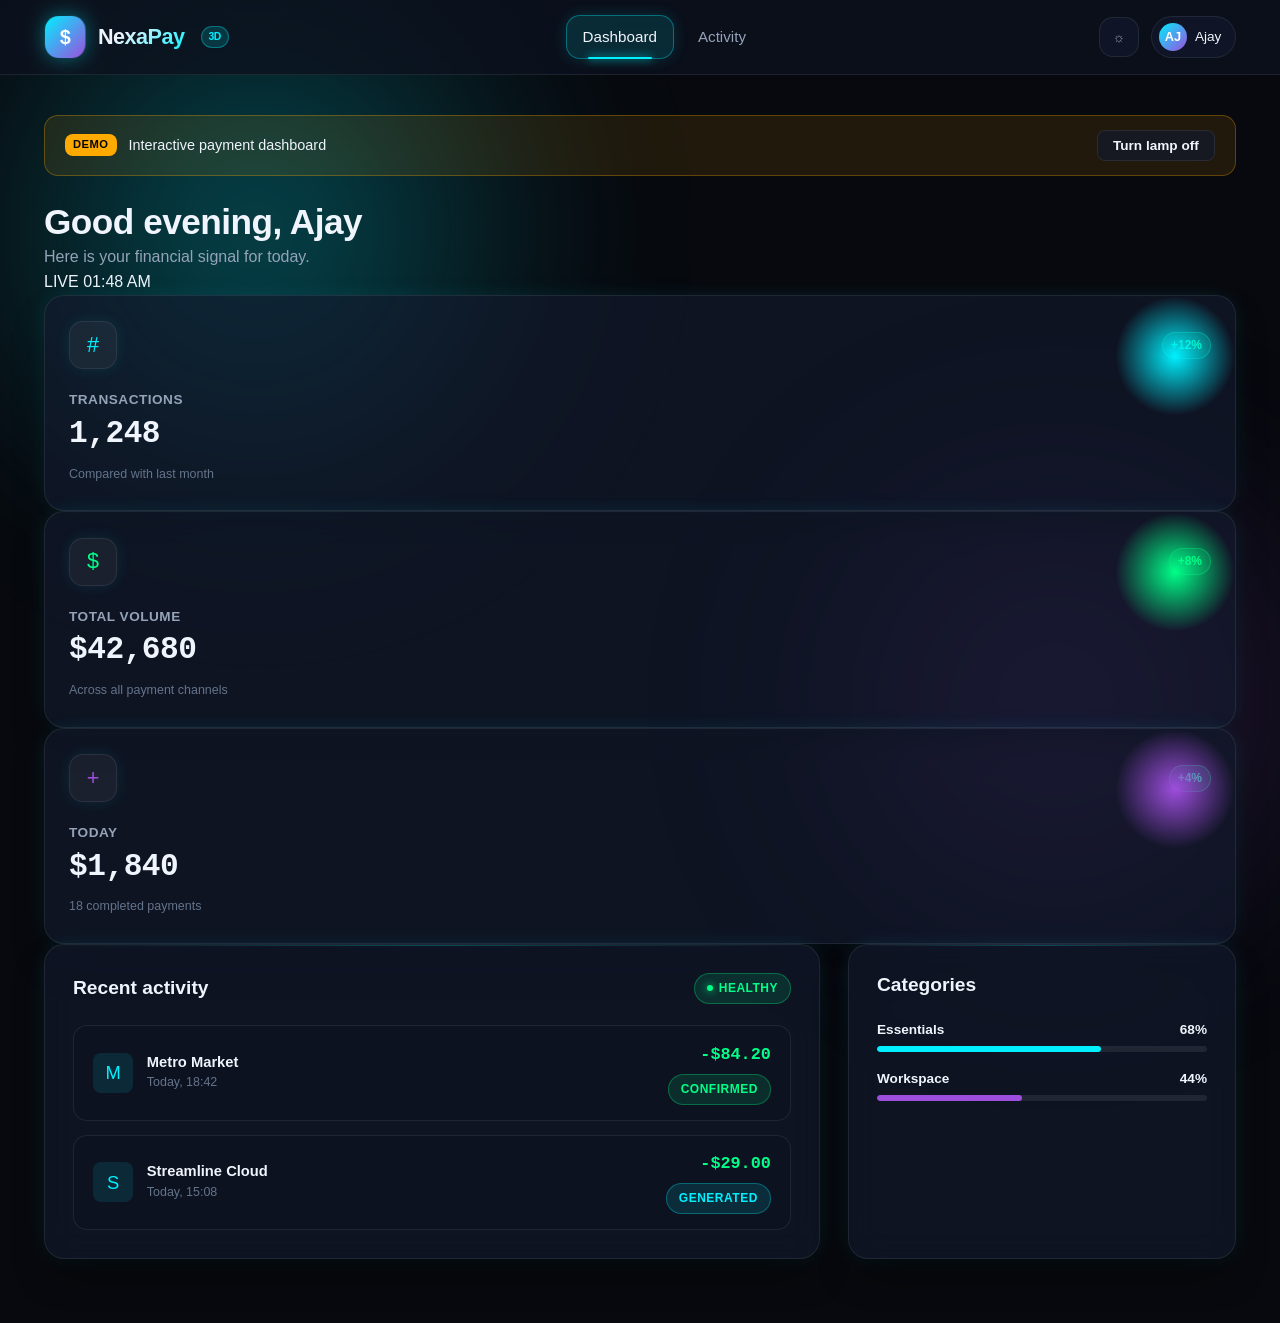
<file: crazy app/css/index.html>
<!doctype html>
<html lang="en">
<head>
  <meta charset="UTF-8">
  <meta name="viewport" content="width=device-width, initial-scale=1.0">
  <title>NexaPay Dashboard</title>
  <link rel="stylesheet" href="style.css">
</head>
<body class="lamp-is-on">
  <div class="bg-ambient-orb orb-1"></div>
  <div class="bg-ambient-orb orb-2"></div>

  <main class="app-container">
    <nav class="navbar">
      <div class="container nav-inner">
        <a class="brand-logo" href="#"><span class="logo-icon">$</span><span class="brand-text">NexaPay</span><span class="badge-3d">3D</span></a>
        <div class="nav-links"><a class="nav-link active" href="#dashboard">Dashboard</a><a class="nav-link" href="#activity">Activity</a></div>
        <div class="nav-actions"><button class="icon-btn" id="theme-toggle" type="button">&#9788;</button><div class="user-badge-nav"><span class="avatar-img">AJ</span> Ajay</div></div>
      </div>
    </nav>

    <section class="main-content" id="dashboard">
      <div class="container">
        <div class="demo-banner"><div class="demo-banner-content"><span class="demo-tag">DEMO</span><span>Interactive payment dashboard</span></div><button class="btn btn-sm btn-secondary" id="lamp-toggle" type="button">Turn lamp off</button></div>
        <header class="dash-header"><div class="dash-welcome"><h1>Good evening, Ajay</h1><p>Here is your financial signal for today.</p></div><div class="live-clock-pill">LIVE <span id="clock"></span></div></header>

        <div class="stats-grid-6">
          <article class="stat-card-3d card-total-txns"><div class="stat-card-top"><div class="stat-icon-wrapper">#</div><span class="stat-badge-trend">+12%</span></div><div class="stat-card-title">Transactions</div><div class="stat-card-value">1,248</div><div class="stat-card-footer">Compared with last month</div></article>
          <article class="stat-card-3d card-total-amt"><div class="stat-card-top"><div class="stat-icon-wrapper">$</div><span class="stat-badge-trend">+8%</span></div><div class="stat-card-title">Total volume</div><div class="stat-card-value">$42,680</div><div class="stat-card-footer">Across all payment channels</div></article>
          <article class="stat-card-3d card-today"><div class="stat-card-top"><div class="stat-icon-wrapper">+</div><span class="stat-badge-trend">+4%</span></div><div class="stat-card-title">Today</div><div class="stat-card-value">$1,840</div><div class="stat-card-footer">18 completed payments</div></article>
        </div>

        <div class="dash-split-section" id="activity">
          <section class="card-glass"><div class="dash-panel-header"><h3>Recent activity</h3><span class="badge badge-confirmed"><span class="status-dot"></span> Healthy</span></div><div class="recent-txns-list"><div class="recent-txn-item"><div class="txn-left"><div class="txn-cat-badge">M</div><div class="txn-info"><h4>Metro Market</h4><p>Today, 18:42</p></div></div><div class="txn-right"><div class="txn-amount">-$84.20</div><span class="badge badge-confirmed">Confirmed</span></div></div><div class="recent-txn-item"><div class="txn-left"><div class="txn-cat-badge">S</div><div class="txn-info"><h4>Streamline Cloud</h4><p>Today, 15:08</p></div></div><div class="txn-right"><div class="txn-amount">-$29.00</div><span class="badge badge-generated">Generated</span></div></div></div></section>
          <section class="card-glass"><div class="dash-panel-header"><h3>Categories</h3></div><div class="category-mini-bars"><div class="cat-bar-item"><div class="cat-bar-label"><span>Essentials</span><span>68%</span></div><div class="cat-progress-track"><div class="cat-progress-fill" style="width:68%;background:var(--neon-cyan)"></div></div></div><div class="cat-bar-item"><div class="cat-bar-label"><span>Workspace</span><span>44%</span></div><div class="cat-progress-track"><div class="cat-progress-fill" style="width:44%;background:var(--neon-purple)"></div></div></div></div></section>
        </div>
      </div>
    </section>
  </main>

  <script>
    const clock = document.getElementById('clock');
    const lampToggle = document.getElementById('lamp-toggle');
    const themeToggle = document.getElementById('theme-toggle');
    function updateClock() { clock.textContent = new Date().toLocaleTimeString([], { hour: '2-digit', minute: '2-digit' }); }
    updateClock();
    setInterval(updateClock, 1000);
    lampToggle.addEventListener('click', () => { const on = document.body.classList.toggle('lamp-is-on'); document.body.classList.toggle('lamp-is-off', !on); lampToggle.textContent = on ? 'Turn lamp off' : 'Turn lamp on'; });
    themeToggle.addEventListener('click', () => document.documentElement.toggleAttribute('data-theme'));
  </script>
</body>
</html>
</file>
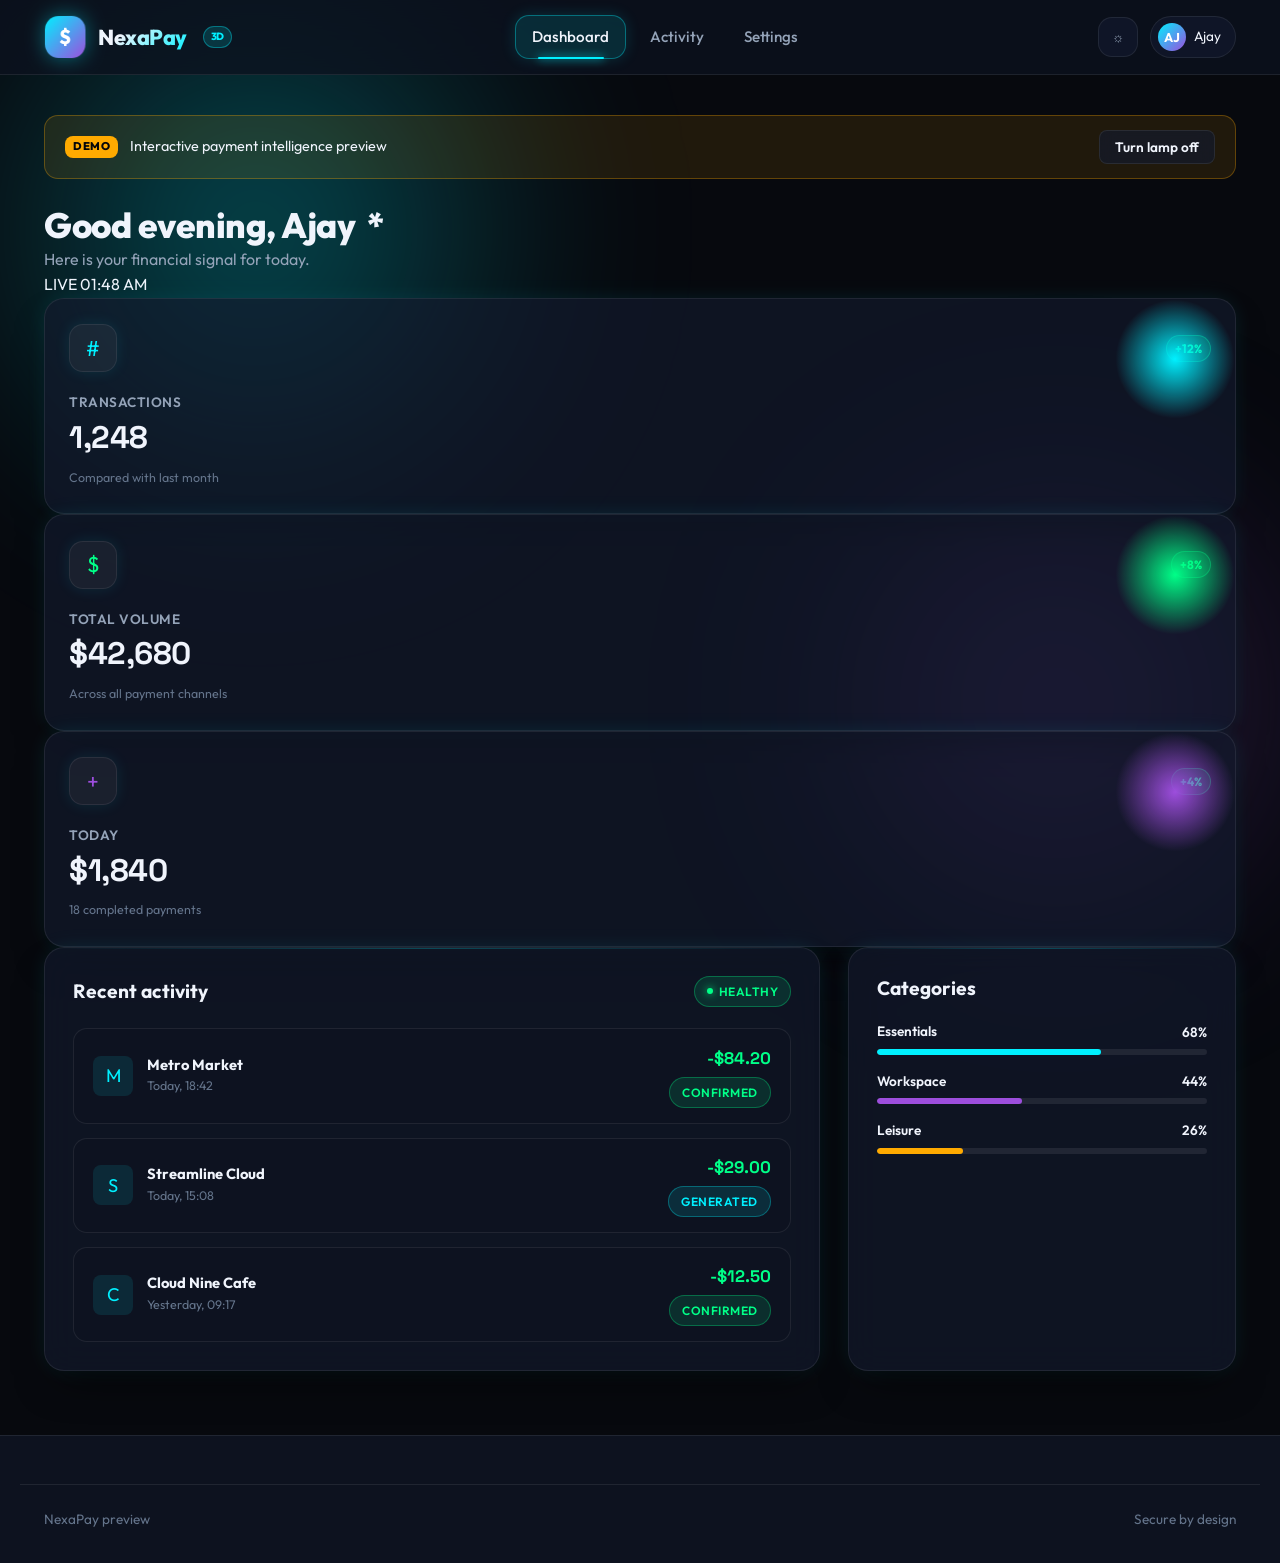
<file: crazy app/preview.html>
<!doctype html>
<html lang="en">
<head>
  <meta charset="utf-8">
  <meta name="viewport" content="width=device-width, initial-scale=1">
  <title>Cyber Fintech Preview</title>
  <link rel="preconnect" href="https://fonts.googleapis.com">
  <link rel="preconnect" href="https://fonts.gstatic.com" crossorigin>
  <link href="https://fonts.googleapis.com/css2?family=Outfit:wght@400;500;600;700;800&family=Space+Grotesk:wght@500;600;700&display=swap" rel="stylesheet">
  <link rel="stylesheet" href="css/style.css">
</head>
<body class="lamp-is-on">
  <div class="bg-ambient-orb orb-1"></div>
  <div class="bg-ambient-orb orb-2"></div>
  <main class="app-container">
    <nav class="navbar">
      <div class="container nav-inner">
        <a class="brand-logo" href="#">
          <span class="logo-icon">$</span>
          <span class="brand-text">NexaPay</span>
          <span class="badge-3d">3D</span>
        </a>
        <div class="nav-links">
          <a class="nav-link active" href="#dashboard">Dashboard</a>
          <a class="nav-link" href="#activity">Activity</a>
          <a class="nav-link" href="#settings">Settings</a>
        </div>
        <div class="nav-actions">
          <button class="icon-btn" id="theme-toggle" aria-label="Toggle theme">&#9788;</button>
          <div class="user-badge-nav"><span class="avatar-img">AJ</span> Ajay</div>
        </div>
      </div>
    </nav>

    <section class="main-content" id="dashboard">
      <div class="container">
        <div class="demo-banner">
          <div class="demo-banner-content"><span class="demo-tag">DEMO</span><span>Interactive payment intelligence preview</span></div>
          <button class="btn btn-sm btn-secondary" id="lamp-toggle">Turn lamp off</button>
        </div>

        <header class="dash-header">
          <div class="dash-welcome">
            <h1>Good evening, Ajay <span aria-hidden="true">*</span></h1>
            <p>Here is your financial signal for today.</p>
          </div>
          <div class="dash-header-actions"><div class="live-clock-pill">LIVE <span id="clock"></span></div></div>
        </header>

        <div class="stats-grid-6">
          <article class="stat-card-3d card-total-txns"><div class="stat-card-top"><div class="stat-icon-wrapper">#</div><span class="stat-badge-trend">+12%</span></div><div class="stat-card-title">Transactions</div><div class="stat-card-value">1,248</div><div class="stat-card-footer">Compared with last month</div></article>
          <article class="stat-card-3d card-total-amt"><div class="stat-card-top"><div class="stat-icon-wrapper">$</div><span class="stat-badge-trend">+8%</span></div><div class="stat-card-title">Total volume</div><div class="stat-card-value">$42,680</div><div class="stat-card-footer">Across all payment channels</div></article>
          <article class="stat-card-3d card-today"><div class="stat-card-top"><div class="stat-icon-wrapper">+</div><span class="stat-badge-trend">+4%</span></div><div class="stat-card-title">Today</div><div class="stat-card-value">$1,840</div><div class="stat-card-footer">18 completed payments</div></article>
        </div>

        <div class="dash-split-section" id="activity">
          <section class="card-glass"><div class="dash-panel-header"><h3>Recent activity</h3><span class="badge badge-confirmed"><span class="status-dot"></span> Healthy</span></div><div class="recent-txns-list">
            <div class="recent-txn-item"><div class="txn-left"><div class="txn-cat-badge">M</div><div class="txn-info"><h4>Metro Market</h4><p>Today, 18:42</p></div></div><div class="txn-right"><div class="txn-amount">-$84.20</div><span class="badge badge-confirmed">Confirmed</span></div></div>
            <div class="recent-txn-item"><div class="txn-left"><div class="txn-cat-badge">S</div><div class="txn-info"><h4>Streamline Cloud</h4><p>Today, 15:08</p></div></div><div class="txn-right"><div class="txn-amount">-$29.00</div><span class="badge badge-generated">Generated</span></div></div>
            <div class="recent-txn-item"><div class="txn-left"><div class="txn-cat-badge">C</div><div class="txn-info"><h4>Cloud Nine Cafe</h4><p>Yesterday, 09:17</p></div></div><div class="txn-right"><div class="txn-amount">-$12.50</div><span class="badge badge-confirmed">Confirmed</span></div></div>
          </div></section>
          <section class="card-glass"><div class="dash-panel-header"><h3>Categories</h3></div><div class="category-mini-bars"><div class="cat-bar-item"><div class="cat-bar-label"><span>Essentials</span><span>68%</span></div><div class="cat-progress-track"><div class="cat-progress-fill" style="width:68%;background:var(--neon-cyan)"></div></div></div><div class="cat-bar-item"><div class="cat-bar-label"><span>Workspace</span><span>44%</span></div><div class="cat-progress-track"><div class="cat-progress-fill" style="width:44%;background:var(--neon-purple)"></div></div></div><div class="cat-bar-item"><div class="cat-bar-label"><span>Leisure</span><span>26%</span></div><div class="cat-progress-track"><div class="cat-progress-fill" style="width:26%;background:var(--neon-amber)"></div></div></div></div></section>
        </div>
      </div>
    </section>

    <footer class="app-footer"><div class="container footer-bottom"><span>NexaPay preview</span><span>Secure by design</span></div></footer>
  </main>
  <script>
    const clock = document.getElementById('clock');
    const lampToggle = document.getElementById('lamp-toggle');
    const themeToggle = document.getElementById('theme-toggle');
    function updateClock() { clock.textContent = new Date().toLocaleTimeString([], { hour: '2-digit', minute: '2-digit' }); }
    updateClock();
    setInterval(updateClock, 1000);
    lampToggle.addEventListener('click', () => {
      const isOn = document.body.classList.toggle('lamp-is-on');
      document.body.classList.toggle('lamp-is-off', !isOn);
      lampToggle.textContent = isOn ? 'Turn lamp off' : 'Turn lamp on';
    });
    themeToggle.addEventListener('click', () => {
      document.documentElement.toggleAttribute('data-theme');
    });
  </script>
</body>
</html>
</file>
<file: crazy app/css/style.css>
/* ==========================================================================
   3D PAYMENT QR & MONEY MANAGER - CORE STYLESHEET
   Design System: Futuristic Cyber-Fintech (Dark & Light Luxe Themes)
   ========================================================================== */

/* -----------------------------
   1. CSS Custom Properties / Variables
   ----------------------------- */
:root {
  /* Dark Theme (Default) */
  --bg-primary: #07090e;
  --bg-secondary: #0d121f;
  --bg-tertiary: #131b2e;
  --bg-glass: rgba(13, 18, 31, 0.75);
  --bg-glass-card: rgba(19, 27, 46, 0.65);
  --bg-glass-hover: rgba(26, 38, 66, 0.85);
  
  --border-subtle: rgba(255, 255, 255, 0.08);
  --border-glow: rgba(0, 240, 255, 0.35);
  --border-neon: #00f0ff;
  
  --text-primary: #f0f4fc;
  --text-secondary: #94a3b8;
  --text-muted: #64748b;
  --text-inverse: #07090e;
  
  /* Cyber Accent Palette */
  --neon-cyan: #00f0ff;
  --neon-cyan-glow: rgba(0, 240, 255, 0.4);
  --neon-purple: #9d4edd;
  --neon-purple-glow: rgba(157, 78, 221, 0.4);
  --neon-green: #00ff88;
  --neon-green-glow: rgba(0, 255, 136, 0.4);
  --neon-amber: #ffaa00;
  --neon-amber-glow: rgba(255, 170, 0, 0.4);
  --neon-rose: #ff0055;
  --neon-rose-glow: rgba(255, 0, 85, 0.4);
  
  --card-shadow: 0 20px 40px -15px rgba(0, 0, 0, 0.7), 0 0 25px -5px rgba(0, 240, 255, 0.15);
  --card-shadow-hover: 0 25px 50px -10px rgba(0, 0, 0, 0.8), 0 0 35px 2px rgba(0, 240, 255, 0.35);
  --glow-btn: 0 0 20px rgba(0, 240, 255, 0.45);
  
  --font-main: 'Outfit', -apple-system, BlinkMacSystemFont, 'Segoe UI', Roboto, sans-serif;
  --font-mono: 'Space Grotesk', 'JetBrains Mono', monospace;
  
  --radius-sm: 8px;
  --radius-md: 14px;
  --radius-lg: 20px;
  --radius-xl: 28px;
  --radius-full: 9999px;
  
  --transition-fast: 0.15s cubic-bezier(0.4, 0, 0.2, 1);
  --transition-normal: 0.3s cubic-bezier(0.4, 0, 0.2, 1);
  --transition-smooth: 0.5s cubic-bezier(0.16, 1, 0.3, 1);
}

[data-theme="light"] {
  --bg-primary: #f1f5f9;
  --bg-secondary: #ffffff;
  --bg-tertiary: #e2e8f0;
  --bg-glass: rgba(255, 255, 255, 0.85);
  --bg-glass-card: rgba(255, 255, 255, 0.75);
  --bg-glass-hover: rgba(255, 255, 255, 0.95);
  
  --border-subtle: rgba(0, 0, 0, 0.08);
  --border-glow: rgba(0, 102, 204, 0.3);
  --border-neon: #0066cc;
  
  --text-primary: #0f172a;
  --text-secondary: #475569;
  --text-muted: #94a3b8;
  --text-inverse: #f8fafc;
  
  --neon-cyan: #0284c7;
  --neon-cyan-glow: rgba(2, 132, 199, 0.3);
  --neon-purple: #7c3aed;
  --neon-purple-glow: rgba(124, 58, 237, 0.3);
  --neon-green: #10b981;
  --neon-green-glow: rgba(16, 185, 129, 0.3);
  --neon-amber: #d97706;
  --neon-amber-glow: rgba(217, 119, 6, 0.3);
  --neon-rose: #e11d48;
  --neon-rose-glow: rgba(225, 29, 72, 0.3);
  
  --card-shadow: 0 15px 30px -10px rgba(15, 23, 42, 0.08), 0 0 15px rgba(2, 132, 199, 0.08);
  --card-shadow-hover: 0 20px 40px -10px rgba(15, 23, 42, 0.15), 0 0 25px rgba(2, 132, 199, 0.2);
  --glow-btn: 0 0 20px rgba(2, 132, 199, 0.35);
}

/* -----------------------------
   2. Reset & Global Base
   ----------------------------- */
*, *::before, *::after {
  box-sizing: border-box;
  margin: 0;
  padding: 0;
  -webkit-font-smoothing: antialiased;
  -moz-osx-font-smoothing: grayscale;
}

html {
  font-size: 16px;
  scroll-behavior: smooth;
  height: 100%;
}

body {
  min-height: 100vh;
  background-color: var(--bg-primary);
  color: var(--text-primary);
  font-family: var(--font-main);
  line-height: 1.6;
  overflow-x: hidden;
  position: relative;
  transition: background-color var(--transition-normal), color var(--transition-normal);
}

/* Background Particle Canvas */
#bg-particles {
  position: fixed;
  top: 0;
  left: 0;
  width: 100vw;
  height: 100vh;
  pointer-events: none;
  z-index: 0;
  opacity: 0.65;
}

/* Radial Ambient Glow Orbs */
.bg-ambient-orb {
  position: fixed;
  border-radius: 50%;
  filter: blur(100px);
  pointer-events: none;
  z-index: 0;
  opacity: 0.35;
  transition: opacity var(--transition-smooth);
}
.bg-ambient-orb.orb-1 {
  top: -10%;
  left: -5%;
  width: 50vw;
  height: 50vw;
  background: radial-gradient(circle, var(--neon-cyan) 0%, transparent 70%);
}
.bg-ambient-orb.orb-2 {
  bottom: -10%;
  right: -5%;
  width: 45vw;
  height: 45vw;
  background: radial-gradient(circle, var(--neon-purple) 0%, transparent 70%);
}

/* Typography Helpers */
h1, h2, h3, h4, h5, h6 {
  color: var(--text-primary);
  font-weight: 700;
  line-height: 1.25;
}
p {
  color: var(--text-secondary);
}
a {
  color: inherit;
  text-decoration: none;
  transition: color var(--transition-fast);
}

/* Custom Scrollbars */
::-webkit-scrollbar {
  width: 8px;
  height: 8px;
}
::-webkit-scrollbar-track {
  background: var(--bg-secondary);
}
::-webkit-scrollbar-thumb {
  background: var(--border-glow);
  border-radius: var(--radius-full);
}
::-webkit-scrollbar-thumb:hover {
  background: var(--neon-cyan);
}

/* -----------------------------
   3. Custom Cyber Cursor
   ----------------------------- */
.cursor-dot {
  width: 8px;
  height: 8px;
  background: var(--neon-cyan);
  border-radius: 50%;
  position: fixed;
  top: 0;
  left: 0;
  pointer-events: none;
  z-index: 99999;
  transform: translate(-50%, -50%);
  box-shadow: 0 0 10px var(--neon-cyan);
  transition: transform 0.05s ease-out, background-color var(--transition-fast);
}

.cursor-ring {
  width: 34px;
  height: 34px;
  border: 1.5px solid var(--neon-cyan);
  border-radius: 50%;
  position: fixed;
  top: 0;
  left: 0;
  pointer-events: none;
  z-index: 99998;
  transform: translate(-50%, -50%);
  transition: width var(--transition-fast), height var(--transition-fast), border-color var(--transition-fast), transform 0.15s ease-out;
}

.cursor-ring.cursor-hover {
  width: 52px;
  height: 52px;
  border-color: var(--neon-green);
  background: rgba(0, 240, 255, 0.08);
}

@media (pointer: coarse) {
  .cursor-dot, .cursor-ring {
    display: none !important;
  }
}

/* -----------------------------
   4. Layout Containers
   ----------------------------- */
.app-container {
  position: relative;
  z-index: 1;
  min-height: 100vh;
  display: flex;
  flex-direction: column;
}

.container {
  width: 100%;
  max-width: 1240px;
  margin: 0 auto;
  padding: 0 1.5rem;
}

.main-content {
  flex: 1;
  padding: 2.5rem 0 4rem;
}

/* -----------------------------
   5. Glassmorphic Navigation Bar
   ----------------------------- */
.navbar {
  position: sticky;
  top: 0;
  z-index: 1000;
  background: var(--bg-glass);
  backdrop-filter: blur(18px);
  -webkit-backdrop-filter: blur(18px);
  border-bottom: 1px solid var(--border-subtle);
  transition: background-color var(--transition-normal), border-color var(--transition-normal);
}

.navbar .nav-inner {
  display: flex;
  align-items: center;
  justify-content: space-between;
  height: 74px;
}

.brand-logo {
  display: flex;
  align-items: center;
  gap: 0.75rem;
  font-size: 1.35rem;
  font-weight: 800;
  letter-spacing: -0.5px;
}

.brand-logo .logo-icon {
  width: 42px;
  height: 42px;
  background: linear-gradient(135deg, var(--neon-cyan), var(--neon-purple));
  border-radius: var(--radius-md);
  display: flex;
  align-items: center;
  justify-content: center;
  color: #fff;
  font-size: 1.25rem;
  box-shadow: 0 0 20px var(--neon-cyan-glow);
  transform: perspective(600px) rotateY(-15deg);
  transition: transform var(--transition-normal), box-shadow var(--transition-normal);
}

.brand-logo:hover .logo-icon {
  transform: perspective(600px) rotateY(0deg) scale(1.08);
  box-shadow: 0 0 25px var(--neon-cyan);
}

.brand-logo .brand-text {
  background: linear-gradient(135deg, var(--text-primary) 30%, var(--neon-cyan) 100%);
  -webkit-background-clip: text;
  -webkit-text-fill-color: transparent;
}

.brand-logo .badge-3d {
  font-size: 0.65rem;
  background: rgba(0, 240, 255, 0.15);
  color: var(--neon-cyan);
  padding: 2px 7px;
  border-radius: var(--radius-full);
  border: 1px solid var(--border-glow);
  margin-left: 4px;
}

.nav-links {
  display: flex;
  align-items: center;
  list-style: none;
  gap: 0.5rem;
}

.nav-link {
  padding: 0.55rem 1rem;
  font-size: 0.95rem;
  font-weight: 500;
  color: var(--text-secondary);
  border-radius: var(--radius-md);
  display: flex;
  align-items: center;
  gap: 0.5rem;
  transition: all var(--transition-fast);
  position: relative;
}

.nav-link:hover {
  color: var(--neon-cyan);
  background: rgba(0, 240, 255, 0.08);
}

.nav-link.active {
  color: var(--text-primary);
  background: rgba(0, 240, 255, 0.12);
  border: 1px solid var(--border-glow);
  box-shadow: 0 0 15px rgba(0, 240, 255, 0.15);
}

.nav-link.active::after {
  content: '';
  position: absolute;
  bottom: -1px;
  left: 20%;
  right: 20%;
  height: 2px;
  background: var(--neon-cyan);
  border-radius: var(--radius-full);
  box-shadow: 0 0 8px var(--neon-cyan);
}

/* Nav Actions */
.nav-actions {
  display: flex;
  align-items: center;
  gap: 0.75rem;
}

.icon-btn {
  width: 40px;
  height: 40px;
  border-radius: var(--radius-md);
  border: 1px solid var(--border-subtle);
  background: var(--bg-glass-card);
  color: var(--text-secondary);
  display: flex;
  align-items: center;
  justify-content: center;
  cursor: pointer;
  transition: all var(--transition-fast);
}

.icon-btn:hover {
  color: var(--neon-cyan);
  border-color: var(--border-glow);
  background: var(--bg-glass-hover);
  box-shadow: 0 0 15px rgba(0, 240, 255, 0.2);
  transform: translateY(-2px);
}

.user-badge-nav {
  display: flex;
  align-items: center;
  gap: 0.5rem;
  padding: 0.35rem 0.85rem 0.35rem 0.45rem;
  background: var(--bg-glass-card);
  border: 1px solid var(--border-subtle);
  border-radius: var(--radius-full);
  font-size: 0.85rem;
  color: var(--text-primary);
  cursor: pointer;
  transition: all var(--transition-fast);
}

.user-badge-nav:hover {
  border-color: var(--border-glow);
  box-shadow: 0 0 15px var(--neon-cyan-glow);
}

.user-badge-nav .avatar-img {
  width: 28px;
  height: 28px;
  border-radius: 50%;
  background: linear-gradient(135deg, var(--neon-cyan), var(--neon-purple));
  display: flex;
  align-items: center;
  justify-content: center;
  font-size: 0.8rem;
  font-weight: 700;
  color: #fff;
}

/* Mobile Nav Toggle */
.mobile-nav-toggle {
  display: none;
  background: none;
  border: none;
  color: var(--text-primary);
  font-size: 1.5rem;
  cursor: pointer;
  padding: 0.5rem;
}

/* Mobile Menu Overlay Drawer */
.mobile-menu {
  display: none;
  position: fixed;
  top: 74px;
  left: 0;
  width: 100%;
  background: var(--bg-secondary);
  border-bottom: 1px solid var(--border-subtle);
  padding: 1.5rem;
  box-shadow: 0 20px 40px rgba(0, 0, 0, 0.5);
  z-index: 999;
}
.mobile-menu.open {
  display: block;
}
.mobile-menu .nav-links {
  flex-direction: column;
  align-items: stretch;
  gap: 0.75rem;
}
.mobile-menu .nav-link {
  padding: 0.85rem 1rem;
  font-size: 1.05rem;
}

/* -----------------------------
   6. Cyber Buttons & UI Elements
   ----------------------------- */
.btn {
  display: inline-flex;
  align-items: center;
  justify-content: center;
  gap: 0.65rem;
  padding: 0.75rem 1.6rem;
  font-size: 0.95rem;
  font-weight: 600;
  border-radius: var(--radius-md);
  border: 1px solid transparent;
  cursor: pointer;
  transition: all var(--transition-normal);
  text-align: center;
  position: relative;
  overflow: hidden;
  user-select: none;
  font-family: inherit;
}

.btn::before {
  content: '';
  position: absolute;
  top: 0;
  left: -100%;
  width: 100%;
  height: 100%;
  background: linear-gradient(90deg, transparent, rgba(255, 255, 255, 0.2), transparent);
  transition: left 0.6s ease;
}

.btn:hover::before {
  left: 100%;
}

.btn:active {
  transform: scale(0.97);
}

.btn-primary {
  background: linear-gradient(135deg, #00f0ff 0%, #0077ff 100%);
  color: #05070a;
  font-weight: 700;
  box-shadow: 0 0 20px var(--neon-cyan-glow);
}
.btn-primary:hover {
  box-shadow: 0 0 30px var(--neon-cyan);
  transform: translateY(-2px);
  color: #000;
}

.btn-secondary {
  background: var(--bg-glass-card);
  color: var(--text-primary);
  border-color: var(--border-subtle);
  backdrop-filter: blur(8px);
}
.btn-secondary:hover {
  background: var(--bg-glass-hover);
  border-color: var(--border-glow);
  color: var(--neon-cyan);
  box-shadow: 0 0 15px rgba(0, 240, 255, 0.2);
  transform: translateY(-2px);
}

.btn-glow-green {
  background: linear-gradient(135deg, #00ff88 0%, #00b359 100%);
  color: #05070a;
  font-weight: 700;
  box-shadow: 0 0 20px var(--neon-green-glow);
}
.btn-glow-green:hover {
  box-shadow: 0 0 30px var(--neon-green);
  transform: translateY(-2px);
}

.btn-danger {
  background: rgba(255, 0, 85, 0.15);
  color: var(--neon-rose);
  border-color: rgba(255, 0, 85, 0.3);
}
.btn-danger:hover {
  background: var(--neon-rose);
  color: #fff;
  box-shadow: 0 0 25px var(--neon-rose-glow);
}

.btn-sm {
  padding: 0.45rem 0.95rem;
  font-size: 0.85rem;
  border-radius: var(--radius-sm);
}

.btn-lg {
  padding: 0.95rem 2.2rem;
  font-size: 1.1rem;
  border-radius: var(--radius-lg);
}

/* -----------------------------
   7. Glass Cards & 3D Tilt Panels
   ----------------------------- */
.card-glass {
  background: var(--bg-glass-card);
  border: 1px solid var(--border-subtle);
  backdrop-filter: blur(16px);
  -webkit-backdrop-filter: blur(16px);
  border-radius: var(--radius-lg);
  padding: 1.75rem;
  box-shadow: var(--card-shadow);
  transition: transform var(--transition-normal), box-shadow var(--transition-normal), border-color var(--transition-normal);
  position: relative;
  overflow: hidden;
}

.card-glass::after {
  content: '';
  position: absolute;
  top: 0;
  left: 0;
  right: 0;
  height: 1px;
  background: linear-gradient(90deg, transparent, var(--border-glow), transparent);
  opacity: 0.7;
}

.card-glass:hover {
  border-color: var(--border-glow);
  box-shadow: var(--card-shadow-hover);
}

/* 3D Tilt Container */
.card-3d {
  transform-style: preserve-3d;
  will-change: transform;
}

.card-3d-content {
  transform: translateZ(30px);
}

/* -----------------------------
   8. Form Controls & Inputs
   ----------------------------- */
.form-group {
  margin-bottom: 1.35rem;
  position: relative;
}

.form-label {
  display: block;
  font-size: 0.88rem;
  font-weight: 600;
  color: var(--text-primary);
  margin-bottom: 0.5rem;
  letter-spacing: 0.2px;
}

.form-label span.req {
  color: var(--neon-rose);
  margin-left: 2px;
}

.input-wrapper {
  position: relative;
  display: flex;
  align-items: center;
}

.input-icon {
  position: absolute;
  left: 1rem;
  color: var(--text-muted);
  pointer-events: none;
  font-size: 1.1rem;
  transition: color var(--transition-fast);
}

.form-control {
  width: 100%;
  padding: 0.85rem 1rem 0.85rem 2.85rem;
  background: rgba(13, 18, 31, 0.6);
  border: 1px solid var(--border-subtle);
  border-radius: var(--radius-md);
  color: var(--text-primary);
  font-family: inherit;
  font-size: 0.95rem;
  transition: all var(--transition-fast);
  outline: none;
}

[data-theme="light"] .form-control {
  background: rgba(255, 255, 255, 0.9);
}

.form-control:focus {
  border-color: var(--neon-cyan);
  box-shadow: 0 0 15px var(--neon-cyan-glow);
  background: rgba(13, 18, 31, 0.85);
}

.form-control:focus + .input-icon,
.form-control:focus ~ .input-icon {
  color: var(--neon-cyan);
}

.form-control::placeholder {
  color: var(--text-muted);
}

.input-action-btn {
  position: absolute;
  right: 0.75rem;
  background: none;
  border: none;
  color: var(--text-muted);
  cursor: pointer;
  padding: 0.35rem;
  font-size: 1.1rem;
  transition: color var(--transition-fast);
}

.input-action-btn:hover {
  color: var(--neon-cyan);
}

.form-feedback {
  font-size: 0.8rem;
  margin-top: 0.35rem;
  min-height: 1.2rem;
  display: flex;
  align-items: center;
  gap: 0.35rem;
}
.form-feedback.error {
  color: var(--neon-rose);
}
.form-feedback.success {
  color: var(--neon-green);
}

/* -----------------------------
   9. Badges & Status Indicators
   ----------------------------- */
.badge {
  display: inline-flex;
  align-items: center;
  gap: 0.35rem;
  padding: 0.3rem 0.75rem;
  font-size: 0.75rem;
  font-weight: 600;
  border-radius: var(--radius-full);
  text-transform: uppercase;
  letter-spacing: 0.5px;
}

.badge-generated {
  background: rgba(0, 240, 255, 0.12);
  color: var(--neon-cyan);
  border: 1px solid rgba(0, 240, 255, 0.3);
}

.badge-initiated {
  background: rgba(255, 170, 0, 0.12);
  color: var(--neon-amber);
  border: 1px solid rgba(255, 170, 0, 0.3);
}

.badge-confirmed {
  background: rgba(0, 255, 136, 0.12);
  color: var(--neon-green);
  border: 1px solid rgba(0, 255, 136, 0.3);
}

.status-dot {
  width: 6px;
  height: 6px;
  border-radius: 50%;
  background: currentColor;
  box-shadow: 0 0 8px currentColor;
}

/* -----------------------------
   10. Educational Demo Notice Banner
   ----------------------------- */
.demo-banner {
  background: rgba(255, 170, 0, 0.1);
  border: 1px solid rgba(255, 170, 0, 0.3);
  border-radius: var(--radius-md);
  padding: 0.85rem 1.25rem;
  color: var(--text-primary);
  display: flex;
  align-items: center;
  justify-content: space-between;
  gap: 1rem;
  margin-bottom: 1.5rem;
  font-size: 0.9rem;
}

.demo-banner-content {
  display: flex;
  align-items: center;
  gap: 0.75rem;
}

.demo-banner .demo-tag {
  background: var(--neon-amber);
  color: #05070a;
  font-weight: 800;
  font-size: 0.7rem;
  padding: 2px 8px;
  border-radius: var(--radius-sm);
  letter-spacing: 0.5px;
}

/* -----------------------------
   11. Toast Notifications
   ----------------------------- */
#toast-container {
  position: fixed;
  bottom: 2rem;
  right: 2rem;
  display: flex;
  flex-direction: column;
  gap: 0.75rem;
  z-index: 100000;
  pointer-events: none;
}

.toast {
  pointer-events: auto;
  min-width: 320px;
  max-width: 440px;
  padding: 1rem 1.25rem;
  border-radius: var(--radius-md);
  background: var(--bg-secondary);
  border: 1px solid var(--border-subtle);
  box-shadow: 0 20px 40px rgba(0, 0, 0, 0.6);
  display: flex;
  align-items: flex-start;
  gap: 0.85rem;
  color: var(--text-primary);
  transform: translateX(120%);
  animation: toastSlideIn 0.35s cubic-bezier(0.16, 1, 0.3, 1) forwards;
  position: relative;
  overflow: hidden;
}

.toast.toast-exit {
  animation: toastSlideOut 0.3s forwards;
}

.toast::before {
  content: '';
  position: absolute;
  left: 0;
  top: 0;
  bottom: 0;
  width: 4px;
}

.toast.success::before { background: var(--neon-green); }
.toast.error::before { background: var(--neon-rose); }
.toast.info::before { background: var(--neon-cyan); }
.toast.warning::before { background: var(--neon-amber); }

.toast-icon {
  font-size: 1.25rem;
  margin-top: 2px;
}
.toast.success .toast-icon { color: var(--neon-green); }
.toast.error .toast-icon { color: var(--neon-rose); }
.toast.info .toast-icon { color: var(--neon-cyan); }
.toast.warning .toast-icon { color: var(--neon-amber); }

.toast-content {
  flex: 1;
}

.toast-title {
  font-weight: 700;
  font-size: 0.95rem;
  margin-bottom: 0.15rem;
}

.toast-msg {
  font-size: 0.85rem;
  color: var(--text-secondary);
}

.toast-close {
  background: none;
  border: none;
  color: var(--text-muted);
  cursor: pointer;
  font-size: 1.1rem;
}
.toast-close:hover {
  color: var(--text-primary);
}

/* -----------------------------
   12. 3D Interactive Modal
   ----------------------------- */
.modal-backdrop {
  position: fixed;
  inset: 0;
  background: rgba(5, 7, 10, 0.8);
  backdrop-filter: blur(12px);
  -webkit-backdrop-filter: blur(12px);
  z-index: 50000;
  display: flex;
  align-items: center;
  justify-content: center;
  padding: 1.5rem;
  opacity: 0;
  pointer-events: none;
  transition: opacity var(--transition-normal);
}

.modal-backdrop.open {
  opacity: 1;
  pointer-events: auto;
}

.modal-dialog {
  background: var(--bg-secondary);
  border: 1px solid var(--border-glow);
  border-radius: var(--radius-xl);
  width: 100%;
  max-width: 580px;
  max-height: 90vh;
  overflow-y: auto;
  box-shadow: 0 25px 60px rgba(0, 0, 0, 0.8), 0 0 40px var(--neon-cyan-glow);
  transform: perspective(1000px) rotateX(15deg) scale(0.9);
  transition: transform var(--transition-normal);
  position: relative;
}

.modal-backdrop.open .modal-dialog {
  transform: perspective(1000px) rotateX(0deg) scale(1);
}

.modal-header {
  padding: 1.5rem 1.75rem;
  border-bottom: 1px solid var(--border-subtle);
  display: flex;
  align-items: center;
  justify-content: space-between;
}

.modal-body {
  padding: 1.75rem;
}

.modal-footer {
  padding: 1.25rem 1.75rem;
  border-top: 1px solid var(--border-subtle);
  display: flex;
  align-items: center;
  justify-content: flex-end;
  gap: 0.75rem;
}

/* -----------------------------
   13. Footer
   ----------------------------- */
.app-footer {
  margin-top: auto;
  background: var(--bg-secondary);
  border-top: 1px solid var(--border-subtle);
  padding: 3rem 0 2rem;
  position: relative;
  z-index: 10;
}

.footer-grid {
  display: grid;
  grid-template-columns: 2fr 1fr 1fr 1.5fr;
  gap: 2.5rem;
  margin-bottom: 2.5rem;
}

.footer-brand p {
  margin-top: 0.75rem;
  font-size: 0.9rem;
  max-width: 320px;
}

.footer-col h4 {
  font-size: 1rem;
  margin-bottom: 1.2rem;
  color: var(--text-primary);
  letter-spacing: 0.3px;
}

.footer-col ul {
  list-style: none;
}

.footer-col ul li {
  margin-bottom: 0.65rem;
}

.footer-col ul li a {
  color: var(--text-secondary);
  font-size: 0.9rem;
}

.footer-col ul li a:hover {
  color: var(--neon-cyan);
  padding-left: 4px;
}

.footer-disclaimer-box {
  background: rgba(0, 240, 255, 0.05);
  border: 1px dashed var(--border-glow);
  border-radius: var(--radius-md);
  padding: 1rem;
  font-size: 0.8rem;
  color: var(--text-secondary);
  line-height: 1.5;
}

.footer-bottom {
  padding-top: 1.5rem;
  border-top: 1px solid var(--border-subtle);
  display: flex;
  align-items: center;
  justify-content: space-between;
  font-size: 0.85rem;
  color: var(--text-muted);
}

/* -----------------------------
   14. Crazy 3D Lamp Animation System
   ----------------------------- */
.lamp-scene-wrapper {
  position: relative;
  width: 100%;
  display: flex;
  flex-direction: column;
  align-items: center;
  justify-content: center;
  padding: 2rem 0 3rem;
  user-select: none;
}

/* The Lamp Assembly */
.lamp-fixture {
  position: relative;
  width: 220px;
  height: 280px;
  display: flex;
  flex-direction: column;
  align-items: center;
  z-index: 20;
  cursor: pointer;
  transform-style: preserve-3d;
  transition: transform var(--transition-normal);
}

.lamp-fixture:hover {
  transform: translateY(-4px) scale(1.02);
}

/* Ceiling Mount / Base */
.lamp-ceiling-mount {
  width: 60px;
  height: 14px;
  background: linear-gradient(90deg, #1e293b, #475569, #1e293b);
  border-radius: 8px 8px 2px 2px;
  box-shadow: 0 4px 10px rgba(0, 0, 0, 0.6);
}

/* Suspension Cord / Arm */
.lamp-cord {
  width: 4px;
  height: 90px;
  background: repeating-linear-gradient(180deg, #334155, #334155 3px, #0f172a 3px, #0f172a 6px);
  position: relative;
}

/* Lamp Head / Shade */
.lamp-shade {
  position: relative;
  width: 170px;
  height: 85px;
  background: linear-gradient(180deg, #1e293b 0%, #0f172a 60%, #020617 100%);
  clip-path: polygon(25% 0%, 75% 0%, 100% 100%, 0% 100%);
  box-shadow: inset 0 10px 15px rgba(255, 255, 255, 0.1), 0 15px 25px rgba(0, 0, 0, 0.8);
  display: flex;
  align-items: flex-end;
  justify-content: center;
  border-top: 3px solid #64748b;
  transform: perspective(600px) rotateX(10deg);
  transition: all var(--transition-smooth);
}

/* Shade Rim Accent */
.lamp-shade::after {
  content: '';
  position: absolute;
  bottom: 0;
  left: 0;
  right: 0;
  height: 5px;
  background: linear-gradient(90deg, #475569, #94a3b8, #475569);
  box-shadow: 0 2px 8px rgba(0, 0, 0, 0.9);
}

/* Light Bulb */
.lamp-bulb {
  position: absolute;
  bottom: -22px;
  width: 44px;
  height: 44px;
  border-radius: 50%;
  background: radial-gradient(circle at 35% 35%, #94a3b8, #334155 70%);
  border: 1px solid rgba(255, 255, 255, 0.2);
  box-shadow: 0 4px 10px rgba(0, 0, 0, 0.5);
  transition: all var(--transition-normal);
  z-index: 5;
}

.lamp-bulb-filament {
  position: absolute;
  top: 40%;
  left: 30%;
  right: 30%;
  height: 8px;
  border: 1.5px solid #475569;
  border-top: none;
  border-radius: 0 0 6px 6px;
  transition: all var(--transition-normal);
}

/* Pull-cord Switch */
.lamp-pull-cord {
  position: absolute;
  right: 32px;
  top: 75px;
  width: 2px;
  height: 90px;
  background: linear-gradient(180deg, #64748b, #cbd5e1);
  display: flex;
  flex-direction: column;
  align-items: center;
  justify-content: flex-end;
  cursor: pointer;
  transform-origin: top center;
  transition: transform 0.2s cubic-bezier(0.18, 0.89, 0.32, 1.28);
}

.lamp-pull-cord:hover {
  transform: scaleY(1.08);
}

.lamp-pull-knob {
  width: 12px;
  height: 18px;
  background: linear-gradient(135deg, #f59e0b, #b45309);
  border-radius: 4px 4px 8px 8px;
  box-shadow: 0 4px 8px rgba(0, 0, 0, 0.5), 0 0 10px rgba(245, 158, 11, 0.4);
  margin-bottom: -10px;
}

/* Volumetric Light Cone Rays */
.lamp-light-cone {
  position: absolute;
  top: 155px;
  left: 50%;
  transform: translateX(-50%);
  width: 850px;
  height: 600px;
  background: radial-gradient(ellipse at 50% 0%, rgba(0, 240, 255, 0.35) 0%, rgba(0, 240, 255, 0.12) 35%, rgba(157, 78, 221, 0.04) 60%, transparent 80%);
  clip-path: polygon(44% 0%, 56% 0%, 100% 100%, 0% 100%);
  pointer-events: none;
  opacity: 0;
  transition: opacity 0.6s cubic-bezier(0.16, 1, 0.3, 1), transform 0.6s cubic-bezier(0.16, 1, 0.3, 1);
  filter: blur(1px);
  z-index: 10;
}

/* Floating Light Motes / Sparkles */
.lamp-motes {
  position: absolute;
  inset: 0;
  pointer-events: none;
  opacity: 0;
  transition: opacity 0.8s ease;
}

/* Light Status Badge & Switch */
.lamp-status-pill {
  margin-top: 1.5rem;
  display: inline-flex;
  align-items: center;
  gap: 0.65rem;
  padding: 0.55rem 1.25rem;
  background: var(--bg-glass-card);
  border: 1px solid var(--border-glow);
  border-radius: var(--radius-full);
  font-size: 0.88rem;
  font-weight: 600;
  cursor: pointer;
  transition: all var(--transition-normal);
  z-index: 25;
}

.lamp-status-pill:hover {
  transform: translateY(-2px);
  box-shadow: 0 0 20px var(--neon-cyan-glow);
}

/* -----------------------------
   LAMP ACTIVE (ON) STATE
   ----------------------------- */
body.lamp-is-on .lamp-bulb {
  background: radial-gradient(circle at 45% 45%, #ffffff 15%, var(--neon-cyan) 60%, #0077ff 100%);
  box-shadow: 0 0 50px 15px var(--neon-cyan), 0 0 90px 30px rgba(0, 240, 255, 0.5);
  border-color: #ffffff;
}

body.lamp-is-on .lamp-bulb-filament {
  border-color: #ffffff;
  box-shadow: 0 0 10px #ffffff;
}

body.lamp-is-on .lamp-light-cone {
  opacity: 1;
  transform: translateX(-50%) scale(1);
}

body.lamp-is-on .lamp-motes {
  opacity: 1;
}

/* -----------------------------
   LAMP INACTIVE (OFF) STATE
   Screen plunges into deep darkness, hero cards dim
   ----------------------------- */
body.lamp-is-off {
  background-color: #030508 !important;
}

body.lamp-is-off .hero-illuminate-target {
  opacity: 0.15;
  filter: grayscale(80%) blur(1px);
  transform: perspective(1000px) rotateX(10deg) scale(0.96);
  pointer-events: none;
  transition: all 0.7s cubic-bezier(0.16, 1, 0.3, 1);
}

body.lamp-is-on .hero-illuminate-target {
  opacity: 1;
  filter: none;
  transform: perspective(1000px) rotateX(0deg) scale(1);
  pointer-events: auto;
  transition: all 0.7s cubic-bezier(0.16, 1, 0.3, 1);
}

/* -----------------------------
   15. Responsive Breakpoints
   ----------------------------- */
@media (max-width: 1024px) {
  .footer-grid {
    grid-template-columns: 1fr 1fr;
    gap: 2rem;
  }
}

@media (max-width: 768px) {
  .nav-links, .nav-actions .user-badge-nav {
    display: none;
  }
  .mobile-nav-toggle {
    display: block;
  }
  .lamp-light-cone {
    width: 95vw;
  }
  .footer-grid {
    grid-template-columns: 1fr;
  }
  .footer-bottom {
    flex-direction: column;
    gap: 1rem;
    text-align: center;
  }
  #toast-container {
    left: 1rem;
    right: 1rem;
    bottom: 1rem;
  }
  .toast {
    min-width: unset;
    width: 100%;
  }
}

@media (max-width: 480px) {
  .container {
    padding: 0 1rem;
  }
  .lamp-shade {
    width: 140px;
    height: 70px;
  }
}

/* ==========================================================================
  AUTHENTICATION STYLES
  ========================================================================== */

.auth-wrapper {
  min-height: calc(100vh - 180px);
  display: flex;
  align-items: center;
  justify-content: center;
  padding: 2rem 1rem;
  position: relative;
}

.auth-card {
  width: 100%;
  max-width: 480px;
  background: var(--bg-glass-card);
  backdrop-filter: blur(20px);
  -webkit-backdrop-filter: blur(20px);
  border: 1px solid var(--border-subtle);
  border-radius: var(--radius-xl);
  padding: 2.5rem;
  box-shadow: var(--card-shadow);
  position: relative;
  overflow: hidden;
  transform-style: preserve-3d;
  transition: transform var(--transition-normal), box-shadow var(--transition-normal);
}

.auth-card::before {
  content: '';
  position: absolute;
  top: -50%;
  left: -50%;
  width: 200%;
  height: 200%;
  background: radial-gradient(circle, rgba(0, 240, 255, 0.08) 0%, transparent 60%);
  pointer-events: none;
}

.auth-header {
  text-align: center;
  margin-bottom: 2rem;
  position: relative;
}

.auth-header .auth-badge {
  display: inline-flex;
  align-items: center;
  gap: 0.4rem;
  padding: 0.35rem 0.85rem;
  background: rgba(0, 240, 255, 0.1);
  border: 1px solid var(--border-glow);
  border-radius: var(--radius-full);
  color: var(--neon-cyan);
  font-size: 0.78rem;
  font-weight: 700;
  text-transform: uppercase;
  letter-spacing: 0.5px;
  margin-bottom: 1rem;
}

.auth-title {
  font-size: 1.85rem;
  font-weight: 800;
  letter-spacing: -0.5px;
  margin-bottom: 0.5rem;
  background: linear-gradient(135deg, var(--text-primary) 30%, var(--neon-cyan) 100%);
  -webkit-background-clip: text;
  -webkit-text-fill-color: transparent;
}

.auth-subtitle { font-size: 0.92rem; color: var(--text-secondary); }

.password-meter { margin-top: 0.5rem; }
.meter-bars { display: flex; gap: 4px; height: 4px; margin-bottom: 0.35rem; }
.meter-segment { flex: 1; height: 100%; background: var(--border-subtle); border-radius: 2px; transition: background-color var(--transition-fast); }
.meter-segment.active-weak { background: var(--neon-rose); }
.meter-segment.active-medium { background: var(--neon-amber); }
.meter-segment.active-strong { background: var(--neon-green); }
.meter-label { font-size: 0.75rem; color: var(--text-muted); }

.otp-container { display: flex; justify-content: space-between; gap: 0.5rem; margin: 1.5rem 0; }
.otp-digit-input {
  width: 52px;
  height: 60px;
  font-size: 1.6rem;
  font-weight: 700;
  font-family: var(--font-mono);
  text-align: center;
  background: rgba(13, 18, 31, 0.7);
  border: 1.5px solid var(--border-subtle);
  border-radius: var(--radius-md);
  color: var(--neon-cyan);
  outline: none;
  transition: all var(--transition-fast);
}

[data-theme="light"] .otp-digit-input { background: #ffffff; color: #0284c7; }
.otp-digit-input:focus { border-color: var(--neon-cyan); box-shadow: 0 0 15px var(--neon-cyan-glow); transform: translateY(-2px); }
.otp-meta { display: flex; align-items: center; justify-content: space-between; font-size: 0.88rem; margin-bottom: 1.5rem; }
.otp-timer { color: var(--text-muted); display: flex; align-items: center; gap: 0.4rem; }
.otp-timer .time-val { color: var(--neon-amber); font-weight: 700; font-family: var(--font-mono); }
.resend-btn { background: none; border: none; color: var(--neon-cyan); font-weight: 600; cursor: pointer; padding: 0; font-size: 0.88rem; }
.resend-btn:disabled { color: var(--text-muted); cursor: not-allowed; }

.demo-otp-box { background: linear-gradient(135deg, rgba(0, 240, 255, 0.12), rgba(157, 78, 221, 0.12)); border: 1px dashed var(--neon-cyan); border-radius: var(--radius-md); padding: 1.1rem; text-align: center; margin-bottom: 1.5rem; position: relative; }
.demo-otp-code { font-family: var(--font-mono); font-size: 1.75rem; font-weight: 800; letter-spacing: 6px; color: var(--neon-cyan); text-shadow: 0 0 15px var(--neon-cyan-glow); margin: 0.4rem 0; }
.btn-autofill { margin-top: 0.5rem; background: rgba(0, 240, 255, 0.15); border: 1px solid var(--border-glow); color: var(--neon-cyan); font-size: 0.82rem; font-weight: 600; padding: 0.35rem 0.85rem; border-radius: var(--radius-full); cursor: pointer; transition: all var(--transition-fast); }
.btn-autofill:hover { background: var(--neon-cyan); color: #05070a; }
.auth-footer-links { text-align: center; margin-top: 1.5rem; font-size: 0.9rem; color: var(--text-secondary); }
.auth-footer-links a { color: var(--neon-cyan); font-weight: 600; }
.auth-footer-links a:hover { text-decoration: underline; }
.auth-divider { display: flex; align-items: center; margin: 1.5rem 0; color: var(--text-muted); font-size: 0.82rem; }
.auth-divider::before, .auth-divider::after { content: ''; flex: 1; height: 1px; background: var(--border-subtle); }
.auth-divider span { padding: 0 0.75rem; }
.btn-demo-preset { width: 100%; background: rgba(157, 78, 221, 0.12); border: 1px solid rgba(157, 78, 221, 0.3); color: #d8b4fe; font-weight: 600; padding: 0.7rem; border-radius: var(--radius-md); cursor: pointer; display: flex; align-items: center; justify-content: center; gap: 0.5rem; font-size: 0.88rem; transition: all var(--transition-fast); }
.btn-demo-preset:hover { background: rgba(157, 78, 221, 0.25); border-color: var(--neon-purple); box-shadow: 0 0 15px var(--neon-purple-glow); }

  ========================================================================== */
/* ========================================================================== */
  ========================================================================== */
/* ==========================================================================
   DASHBOARD STYLES
   ========================================================================== */

.dash-header { display: flex; align-items: center; justify-content: space-between; margin-bottom: 2.25rem; flex-wrap: wrap; gap: 1.25rem; }
.dash-welcome h1 { font-size: 2.2rem; font-weight: 800; letter-spacing: -0.5px; display: flex; align-items: center; gap: 0.75rem; }
/* ========================================================================== */
  ANIMATIONS & 3D TRANSFORMS
/* ========================================================================== */
.stats-grid-6 { display: grid; grid-template-columns: repeat(auto-fit, minmax(280px, 1fr)); gap: 1.5rem; margin-bottom: 2.5rem; perspective: 1200px; }
.stat-card-3d { background: var(--bg-glass-card); border: 1px solid var(--border-subtle); border-radius: var(--radius-lg); padding: 1.6rem 1.5rem; box-shadow: var(--card-shadow); position: relative; overflow: hidden; transform-style: preserve-3d; transition: transform var(--transition-fast), box-shadow var(--transition-normal), border-color var(--transition-normal); cursor: default; }
.stat-card-3d:hover { border-color: var(--border-glow); box-shadow: var(--card-shadow-hover); }
.stat-card-3d::before { content: ''; position: absolute; top: 0; right: 0; width: 120px; height: 120px; background: radial-gradient(circle, var(--card-accent, rgba(0, 240, 255, 0.15)) 0%, transparent 70%); pointer-events: none; }
.stat-card-top { display: flex; align-items: center; justify-content: space-between; margin-bottom: 1.25rem; }
.stat-icon-wrapper { width: 48px; height: 48px; border-radius: var(--radius-md); background: rgba(255, 255, 255, 0.05); border: 1px solid var(--border-subtle); display: flex; align-items: center; justify-content: center; font-size: 1.35rem; color: var(--card-accent, var(--neon-cyan)); box-shadow: 0 0 15px rgba(0, 240, 255, 0.1); }
.stat-badge-trend { font-size: 0.75rem; font-weight: 700; padding: 3px 8px; border-radius: var(--radius-full); background: rgba(0, 255, 136, 0.12); color: var(--neon-green); border: 1px solid rgba(0, 255, 136, 0.3); display: flex; align-items: center; gap: 3px; }
.stat-card-title { font-size: 0.85rem; font-weight: 600; color: var(--text-secondary); text-transform: uppercase; letter-spacing: 0.5px; margin-bottom: 0.35rem; }
.stat-card-value { font-size: 1.95rem; font-weight: 800; font-family: var(--font-mono); color: var(--text-primary); line-height: 1.1; letter-spacing: -0.5px; }
.stat-card-footer { margin-top: 0.85rem; font-size: 0.78rem; color: var(--text-muted); display: flex; align-items: center; gap: 0.35rem; }
.card-total-txns { --card-accent: var(--neon-cyan); }
.card-total-amt { --card-accent: var(--neon-green); }
.card-today { --card-accent: var(--neon-purple); }
.card-month { --card-accent: var(--neon-amber); }
.card-avg { --card-accent: #38bdf8; }
.card-highest { --card-accent: var(--neon-rose); }
.action-hub-grid { display: grid; grid-template-columns: repeat(auto-fit, minmax(220px, 1fr)); gap: 1.25rem; margin-bottom: 2.5rem; }
.action-hub-btn { background: var(--bg-glass-card); border: 1px solid var(--border-subtle); border-radius: var(--radius-lg); padding: 1.25rem 1.5rem; display: flex; align-items: center; gap: 1rem; cursor: pointer; transition: all var(--transition-normal); text-align: left; }
.action-hub-btn:hover { background: var(--bg-glass-hover); border-color: var(--border-glow); transform: translateY(-4px); box-shadow: 0 15px 30px rgba(0, 0, 0, 0.4), 0 0 20px rgba(0, 240, 255, 0.2); }
.action-hub-icon { width: 44px; height: 44px; border-radius: var(--radius-md); background: linear-gradient(135deg, rgba(0, 240, 255, 0.2), rgba(157, 78, 221, 0.2)); display: flex; align-items: center; justify-content: center; font-size: 1.25rem; color: var(--neon-cyan); flex-shrink: 0; }
.action-hub-text h4 { font-size: 0.95rem; font-weight: 700; margin-bottom: 2px; }
.action-hub-text p { font-size: 0.8rem; color: var(--text-muted); }
.dash-split-section { display: grid; grid-template-columns: 2fr 1fr; gap: 1.75rem; }
.dash-panel-header { display: flex; align-items: center; justify-content: space-between; margin-bottom: 1.35rem; }
.dash-panel-header h3 { font-size: 1.2rem; font-weight: 700; display: flex; align-items: center; gap: 0.5rem; }
.recent-txns-list { display: flex; flex-direction: column; gap: 0.85rem; }
.recent-txn-item { display: flex; align-items: center; justify-content: space-between; padding: 0.95rem 1.2rem; background: rgba(13, 18, 31, 0.5); border: 1px solid var(--border-subtle); border-radius: var(--radius-md); transition: all var(--transition-fast); cursor: pointer; }
[data-theme="light"] .recent-txn-item { background: rgba(255, 255, 255, 0.7); }
.recent-txn-item:hover { border-color: var(--border-glow); background: var(--bg-glass-hover); transform: translateX(4px); }
.txn-left { display: flex; align-items: center; gap: 0.85rem; }
.txn-cat-badge { width: 40px; height: 40px; border-radius: var(--radius-sm); background: rgba(0, 240, 255, 0.1); display: flex; align-items: center; justify-content: center; font-size: 1.15rem; color: var(--neon-cyan); }
.txn-info h4 { font-size: 0.92rem; font-weight: 700; margin-bottom: 2px; }
.txn-info p { font-size: 0.78rem; color: var(--text-muted); }
.txn-right { text-align: right; display: flex; flex-direction: column; align-items: flex-end; gap: 0.35rem; }
.txn-amount { font-family: var(--font-mono); font-size: 1.05rem; font-weight: 700; color: var(--neon-green); }
.category-mini-bars { display: flex; flex-direction: column; gap: 1rem; }
.cat-bar-item { display: flex; flex-direction: column; gap: 0.35rem; }
.cat-bar-label { display: flex; justify-content: space-between; font-size: 0.85rem; font-weight: 600; }
.cat-progress-track { height: 6px; background: rgba(255, 255, 255, 0.08); border-radius: var(--radius-full); overflow: hidden; }
.cat-progress-fill { height: 100%; border-radius: var(--radius-full); transition: width 0.8s cubic-bezier(0.16, 1, 0.3, 1); }

@media (max-width: 900px) {
  .dash-split-section { grid-template-columns: 1fr; }
}

@media (max-width: 480px) {
  .auth-card { padding: 1.75rem 1.25rem; }
  .otp-digit-input { width: 42px; height: 52px; font-size: 1.3rem; }
}

/* ==========================================================================
   ANIMATIONS & 3D TRANSFORMS
   ========================================================================== */

.perspective-container { perspective: 1200px; perspective-origin: center center; }
.preserve-3d { transform-style: preserve-3d; }
.floating-3d-scene { position: absolute; inset: 0; pointer-events: none; overflow: hidden; z-index: 1; }
.coin-3d { position: absolute; width: 65px; height: 65px; border-radius: 50%; background: radial-gradient(circle at 35% 35%, #ffd700, #ff8c00, #b8860b); box-shadow: 0 0 25px rgba(255, 215, 0, 0.4), inset 0 0 10px rgba(255, 255, 255, 0.6); display: flex; align-items: center; justify-content: center; font-family: var(--font-mono); font-size: 1.8rem; font-weight: 800; color: #5c3a00; text-shadow: 0 1px 2px rgba(255, 255, 255, 0.5); transform-style: preserve-3d; animation: spinCoin3D 8s infinite linear, floatUpDown 4s ease-in-out infinite alternate; }
.coin-3d::after { content: '₹'; position: absolute; transform: translateZ(-2px) rotateY(180deg); }
.holo-card-3d { position: absolute; width: 140px; height: 90px; border-radius: 12px; background: linear-gradient(135deg, rgba(0, 240, 255, 0.25), rgba(157, 78, 221, 0.25)); border: 1px solid rgba(255, 255, 255, 0.3); backdrop-filter: blur(8px); box-shadow: 0 15px 35px rgba(0, 0, 0, 0.5), 0 0 20px var(--neon-cyan-glow); padding: 10px; display: flex; flex-direction: column; justify-content: space-between; transform-style: preserve-3d; animation: floatTiltCard 7s ease-in-out infinite alternate; }
.holo-card-chip { width: 22px; height: 16px; background: linear-gradient(135deg, #ffd700, #b8860b); border-radius: 4px; }
.holo-card-lines { display: flex; flex-direction: column; gap: 4px; }
.holo-card-line { height: 4px; background: rgba(255, 255, 255, 0.4); border-radius: 2px; }
.holo-card-line.short { width: 50%; }
.hologram-cube-3d { position: absolute; width: 50px; height: 50px; transform-style: preserve-3d; animation: rotateCube3D 12s infinite linear, floatUpDown 5s ease-in-out infinite alternate; }
.cube-face { position: absolute; width: 50px; height: 50px; border: 1.5px solid var(--neon-cyan); background: rgba(0, 240, 255, 0.06); box-shadow: inset 0 0 10px var(--neon-cyan-glow); }
.face-front { transform: translateZ(25px); }
.face-back { transform: rotateY(180deg) translateZ(25px); }
.face-right { transform: rotateY(90deg) translateZ(25px); }
.face-left { transform: rotateY(-90deg) translateZ(25px); }
.face-top { transform: rotateX(90deg) translateZ(25px); }
.face-bottom { transform: rotateX(-90deg) translateZ(25px); }

@keyframes spinCoin3D { 0% { transform: rotateY(0deg) rotateX(15deg); } 50% { transform: rotateY(180deg) rotateX(-15deg); } 100% { transform: rotateY(360deg) rotateX(15deg); } }
@keyframes floatUpDown { 0% { transform: translateY(0px) rotate(0deg); } 100% { transform: translateY(-24px) rotate(5deg); } }
@keyframes floatTiltCard { 0% { transform: perspective(600px) rotateY(-20deg) rotateX(15deg) translateY(0px); } 50% { transform: perspective(600px) rotateY(15deg) rotateX(-10deg) translateY(-20px); } 100% { transform: perspective(600px) rotateY(-20deg) rotateX(15deg) translateY(0px); } }
@keyframes rotateCube3D { 0% { transform: rotateX(0deg) rotateY(0deg) rotateZ(0deg); } 100% { transform: rotateX(360deg) rotateY(720deg) rotateZ(360deg); } }
@keyframes pulseGlow { 0%, 100% { box-shadow: 0 0 15px var(--neon-cyan-glow); border-color: var(--border-glow); } 50% { box-shadow: 0 0 30px var(--neon-cyan), 0 0 10px #ffffff; border-color: var(--neon-cyan); } }
@keyframes toastSlideIn { 0% { transform: translateX(120%) scale(0.9); opacity: 0; } 100% { transform: translateX(0) scale(1); opacity: 1; } }
@keyframes toastSlideOut { 0% { transform: translateX(0) scale(1); opacity: 1; } 100% { transform: translateX(120%) scale(0.85); opacity: 0; } }
@keyframes shimmerEffect { 0% { transform: translateX(-100%); } 100% { transform: translateX(100%); } }
@keyframes flipIn3D { 0% { opacity: 0; transform: perspective(1000px) rotateY(90deg) scale(0.8); } 100% { opacity: 1; transform: perspective(1000px) rotateY(0deg) scale(1); } }
@keyframes fadeInScale { 0% { opacity: 0; transform: scale(0.92); } 100% { opacity: 1; transform: scale(1); } }
@keyframes lightBeamSweep { 0%, 100% { opacity: 0.35; transform: translateX(-50%) scaleX(1); } 50% { opacity: 0.55; transform: translateX(-50%) scaleX(1.04); } }
.animate-pulse-glow { animation: pulseGlow 3s infinite ease-in-out; }
.animate-shimmer { position: relative; overflow: hidden; }
.animate-shimmer::after { content: ''; position: absolute; top: 0; left: 0; width: 100%; height: 100%; background: linear-gradient(90deg, transparent, rgba(255, 255, 255, 0.15), transparent); animation: shimmerEffect 2.5s infinite; }
.animate-flip-in { animation: flipIn3D 0.6s cubic-bezier(0.16, 1, 0.3, 1) forwards; }
.animate-fade-scale { animation: fadeInScale 0.4s cubic-bezier(0.16, 1, 0.3, 1) forwards; }
.delay-1 { animation-delay: 0.1s; }
.delay-2 { animation-delay: 0.2s; }
.delay-3 { animation-delay: 0.3s; }
.delay-4 { animation-delay: 0.4s; }
.delay-5 { animation-delay: 0.5s; }

@media (prefers-reduced-motion: reduce) {
  *, *::before, *::after { animation-duration: 0.01ms !important; animation-iteration-count: 1 !important; transition-duration: 0.01ms !important; scroll-behavior: auto !important; }
  .coin-3d, .holo-card-3d, .hologram-cube-3d { animation: none !important; }
}
</file>
